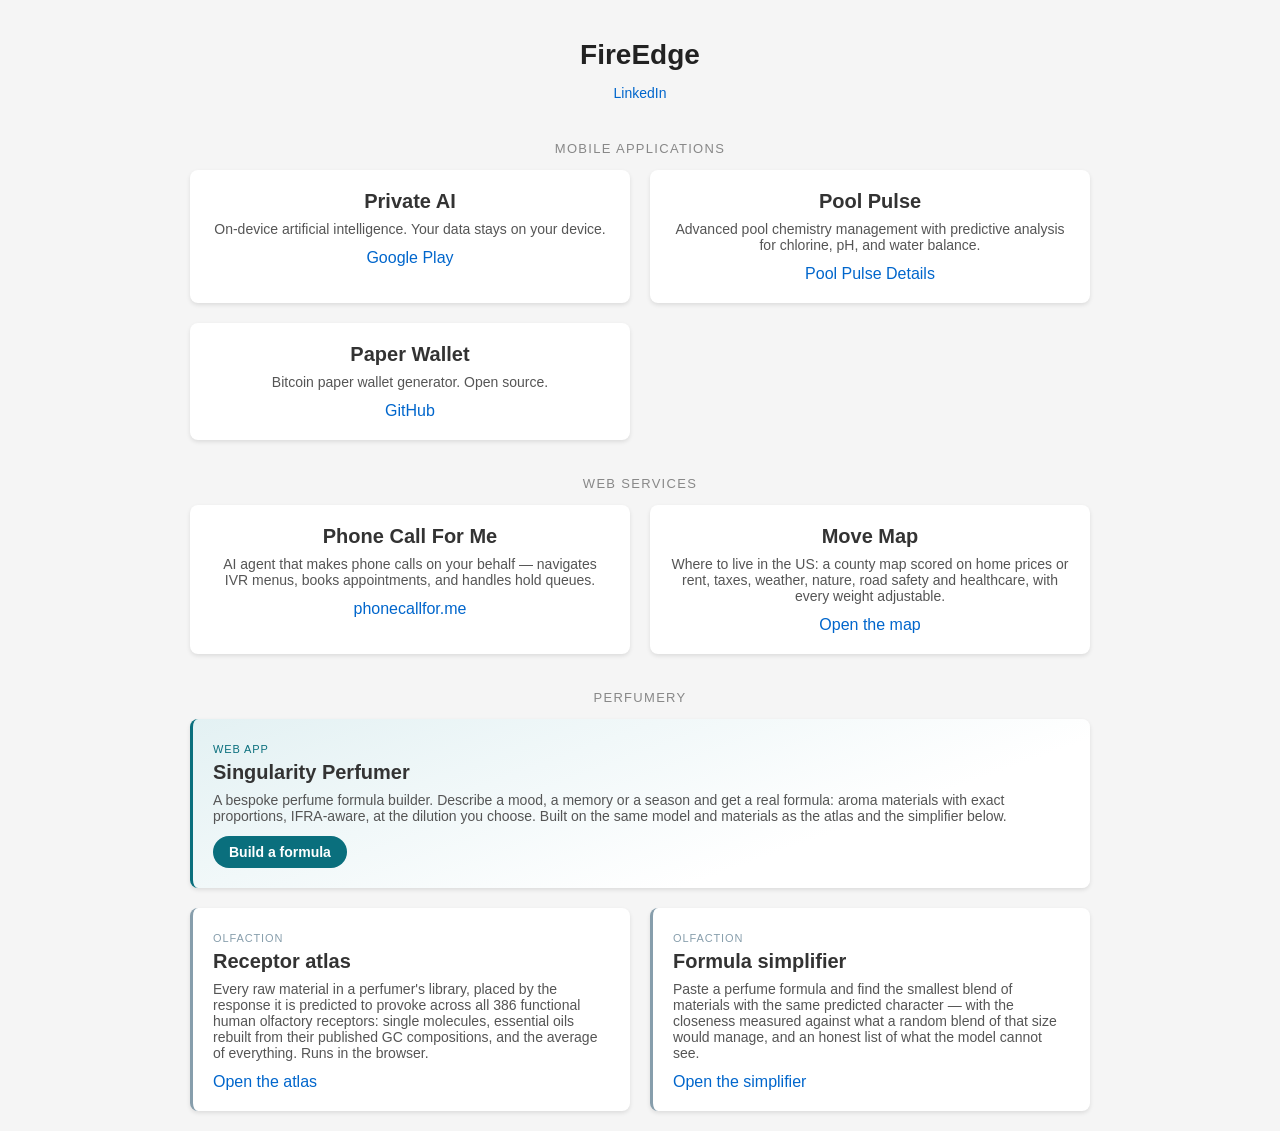
<file: index.html>
<!DOCTYPE html>
<html lang="en">
<head>
    <meta charset="UTF-8">
    <meta name="viewport" content="width=device-width, initial-scale=1.0">
    <title>FireEdge — Apps by Valentin Konovalov</title>
    <meta name="description" content="FireEdge builds Private AI (on-device AI for Android), Phone Call For Me (AI phone agent), Move Map (where to live in the US), Pool Pulse (pool chemistry), and Paper Wallet (Bitcoin), plus perfumery tools: Singularity Perfumer, a bespoke perfume formula builder, an olfactory receptor atlas and a formula simplifier.">
    <link rel="canonical" href="https://valkon.us/">
    <style>
        * {
            box-sizing: border-box;
        }
        body {
            margin: 0;
            min-height: 100vh;
            display: flex;
            flex-direction: column;
            align-items: center;
            justify-content: center;
            font-family: Verdana, Geneva, sans-serif;
            font-size: 16px;
            padding: 20px;
            background: #f5f5f5;
            color: #333;
        }
        main { width: 100%; }
        .container {
            margin: 0 auto;
            width: 100%;
            max-width: 900px;
            text-align: center;
        }
        h1 {
            font-size: 28px;
            margin-bottom: 10px;
            color: #222;
        }
        .tagline {
            font-size: 14px;
            color: #666;
            margin-bottom: 40px;
        }
        /* Two columns on anything wider than a phone; a card marked .wide
           takes the whole row. */
        .apps {
            display: grid;
            grid-template-columns: repeat(2, minmax(0, 1fr));
            gap: 20px;
        }
        .apps .wide { grid-column: 1 / -1; }
        @media (max-width: 640px) {
            .apps { grid-template-columns: minmax(0, 1fr); }
        }
        .app {
            background: white;
            padding: 20px;
            border-radius: 8px;
            box-shadow: 0 2px 4px rgba(0,0,0,0.1);
        }
        .app h3 {
            font-size: 20px;
            margin: 0 0 8px 0;
            font-weight: bold;
        }
        .section {
            font-size: 13px;
            text-transform: uppercase;
            letter-spacing: 0.1em;
            color: #888;
            font-weight: normal;
            margin: 36px 0 14px;
        }
        .section:first-of-type { margin-top: 0; }
        /* The research pages are not apps: they are read in a browser, they
           are not on a store, and they come with their own caveats. The left
           rule and the label keep that visible without a second page. */
        .app.research {
            border-left: 3px solid #879eac;
            text-align: left;
        }
        .app.research .tag {
            display: inline-block;
            font-size: 11px;
            letter-spacing: 0.08em;
            text-transform: uppercase;
            color: #879eac;
            margin-bottom: 6px;
        }
        .app.research .links { justify-content: flex-start; }
        /* The one perfumery item that is a product rather than a research
           page: same family, louder. */
        .app.research.featured {
            border-left-color: #0a6f7d;
            background: linear-gradient(160deg, #e3f1f3, #ffffff 70%);
        }
        .app.research.featured .tag { color: #0a6f7d; }
        .app .button {
            display: inline-block;
            background: #0a6f7d;
            color: #fff;
            padding: 8px 16px;
            border-radius: 999px;
            font-weight: bold;
            font-size: 14px;
        }
        .app .button:hover { text-decoration: none; background: #085a66; }
        .app p {
            margin: 0 0 12px 0;
            color: #555;
            font-size: 14px;
        }
        .app a {
            color: #0066cc;
            text-decoration: none;
        }
        .app a:hover {
            text-decoration: underline;
        }
        .links {
            display: flex;
            gap: 15px;
            justify-content: center;
            flex-wrap: wrap;
        }
        .open-source {
            margin-top: 30px;
            font-size: 14px;
            color: #666;
        }
        .open-source a {
            color: #0066cc;
            text-decoration: none;
        }
        .open-source a:hover {
            text-decoration: underline;
        }
        .profile {
            font-size: 14px;
        }
        .profile a {
            color: #0066cc;
            text-decoration: none;
        }
        .profile a:hover {
            text-decoration: underline;
        }
    </style>
</head>
<body>
<main>
    <div class="container">
        <h1>FireEdge</h1>
        <p class="tagline profile"><a href="https://www.linkedin.com/in/vkonovalov/">LinkedIn</a></p>

        <h2 class="section">Mobile Applications</h2>

        <div class="apps">
            <div class="app">
                <h3>Private AI</h3>
                <p>On-device artificial intelligence. Your data stays on your device.</p>
                <div class="links">
                    <a href="https://play.google.com/store/apps/details?id=us.valkon.privateai">Google Play</a>
                </div>
            </div>

            <div class="app">
                <h3>Pool Pulse</h3>
                <p>Advanced pool chemistry management with predictive analysis for chlorine, pH, and water balance.</p>
                <div class="links">
                    <a href="https://valkon.us/pool_pulse.html">Pool Pulse Details</a>
                </div>
            </div>

            <div class="app">
                <h3>Paper Wallet</h3>
                <p>Bitcoin paper wallet generator. Open source.</p>
                <div class="links">
                    <a href="https://github.com/ValleZ/Paper-Wallet">GitHub</a>
                </div>
            </div>
        </div>

        <h2 class="section">Web Services</h2>

        <div class="apps">
            <div class="app">
                <h3>Phone Call For Me</h3>
                <p>AI agent that makes phone calls on your behalf — navigates IVR menus, books appointments, and handles hold queues.</p>
                <div class="links">
                    <a href="https://phonecallfor.me">phonecallfor.me</a>
                </div>
            </div>

            <div class="app">
                <h3>Move Map</h3>
                <p>Where to live in the US: a county map scored on home prices or rent, taxes, weather, nature, road safety and healthcare, with every weight adjustable.</p>
                <div class="links">
                    <a href="https://valkon.us/map/">Open the map</a>
                </div>
            </div>
        </div>

        <h2 class="section">Perfumery</h2>

        <div class="apps">
            <div class="app research featured wide">
                <span class="tag">Web app</span>
                <h3>Singularity Perfumer</h3>
                <p>A bespoke perfume formula builder. Describe a mood, a memory
                    or a season and get a real formula: aroma materials with
                    exact proportions, IFRA-aware, at the dilution you choose.
                    Built on the same model and materials as the atlas and the
                    simplifier below.</p>
                <div class="links">
                    <a class="button" href="https://singularity-perfumer.com/?utm_source=valkon&amp;utm_medium=referral&amp;utm_campaign=home">Build a formula</a>
                </div>
            </div>

            <div class="app research">
                <span class="tag">Olfaction</span>
                <h3>Receptor atlas</h3>
                <p>Every raw material in a perfumer's library, placed by the
                    response it is predicted to provoke across all 386
                    functional human olfactory receptors: single
                    molecules, essential oils rebuilt from their published GC
                    compositions, and the average of everything. Runs in the
                    browser.</p>
                <div class="links">
                    <a href="https://valkon.us/molor">Open the atlas</a>
                </div>
            </div>

            <div class="app research">
                <span class="tag">Olfaction</span>
                <h3>Formula simplifier</h3>
                <p>Paste a perfume formula and find the smallest blend of
                    materials with the same predicted character — with the
                    closeness measured against what a random blend of that
                    size would manage, and an honest list of what the model
                    cannot see.</p>
                <div class="links">
                    <a href="https://valkon.us/molor/simplify">Open the simplifier</a>
                </div>
            </div>
        </div>
    </div>
</main>
</body>
</html>
</file>
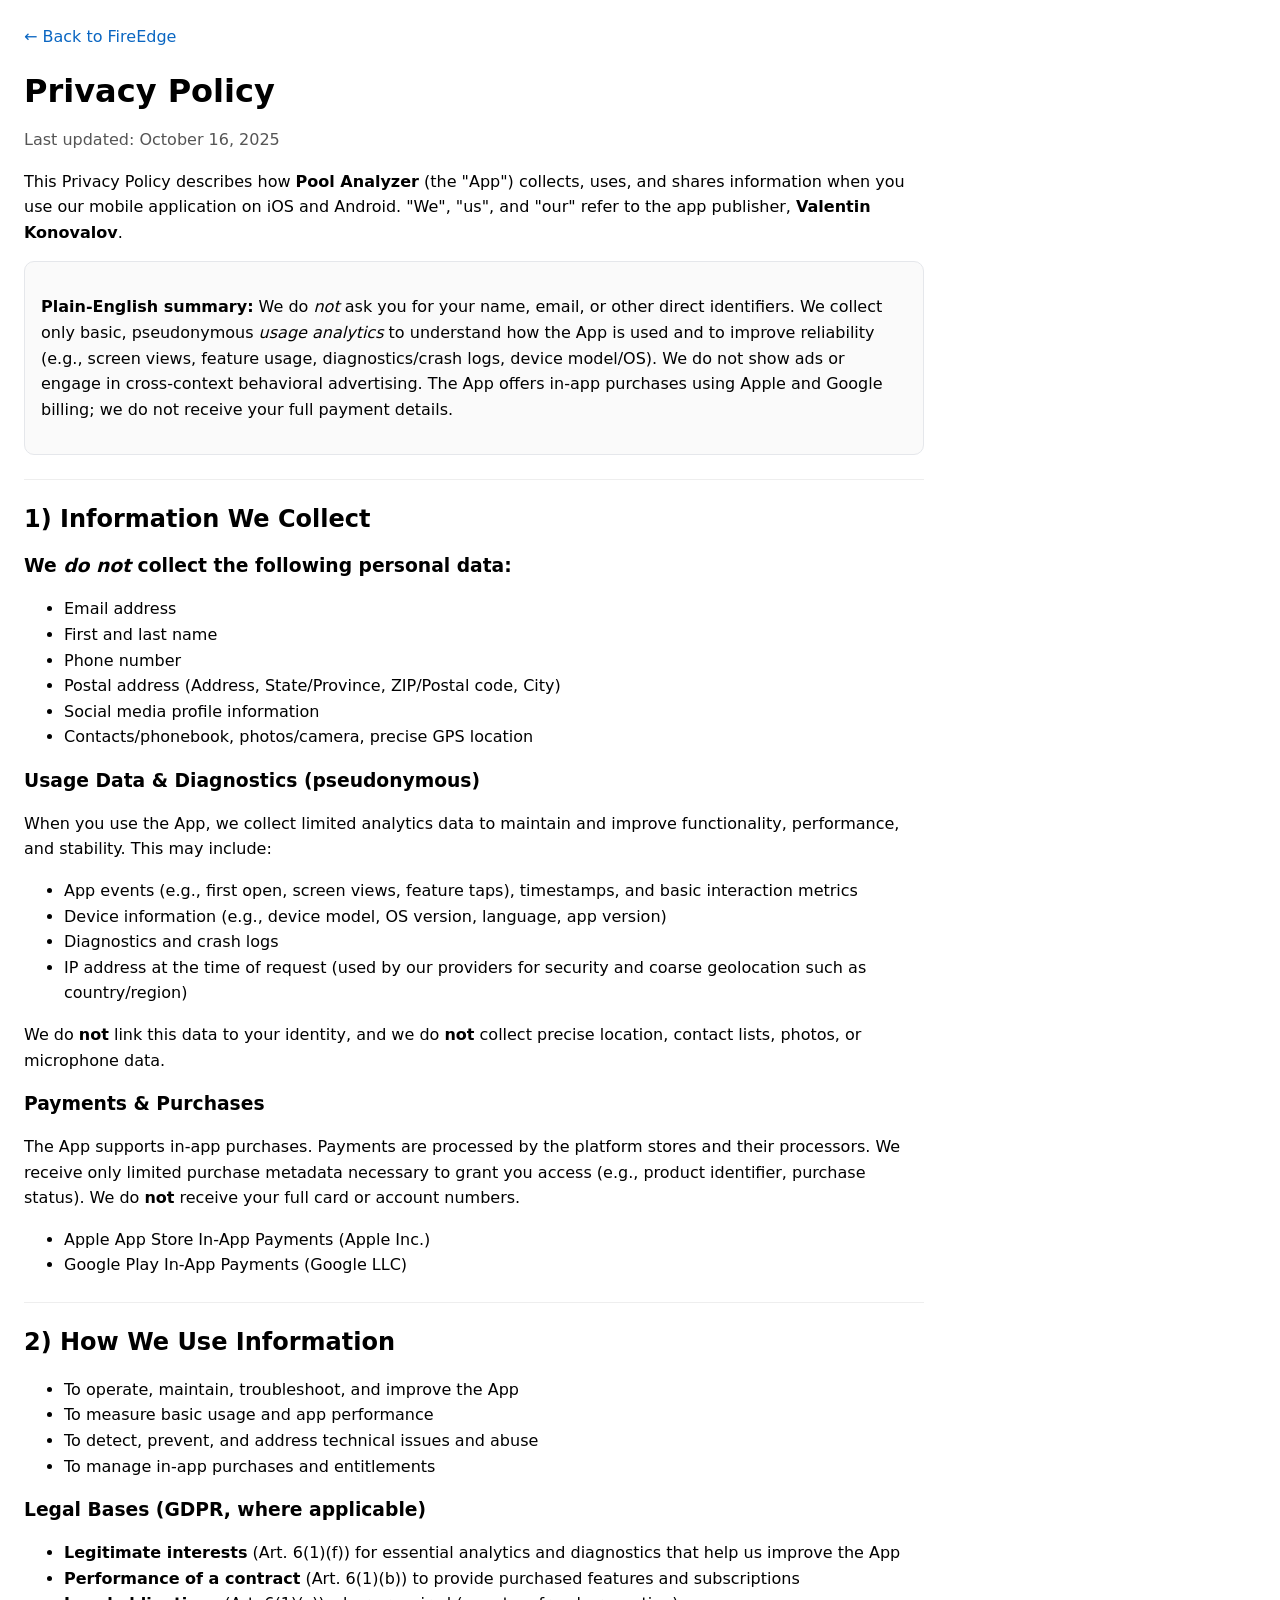
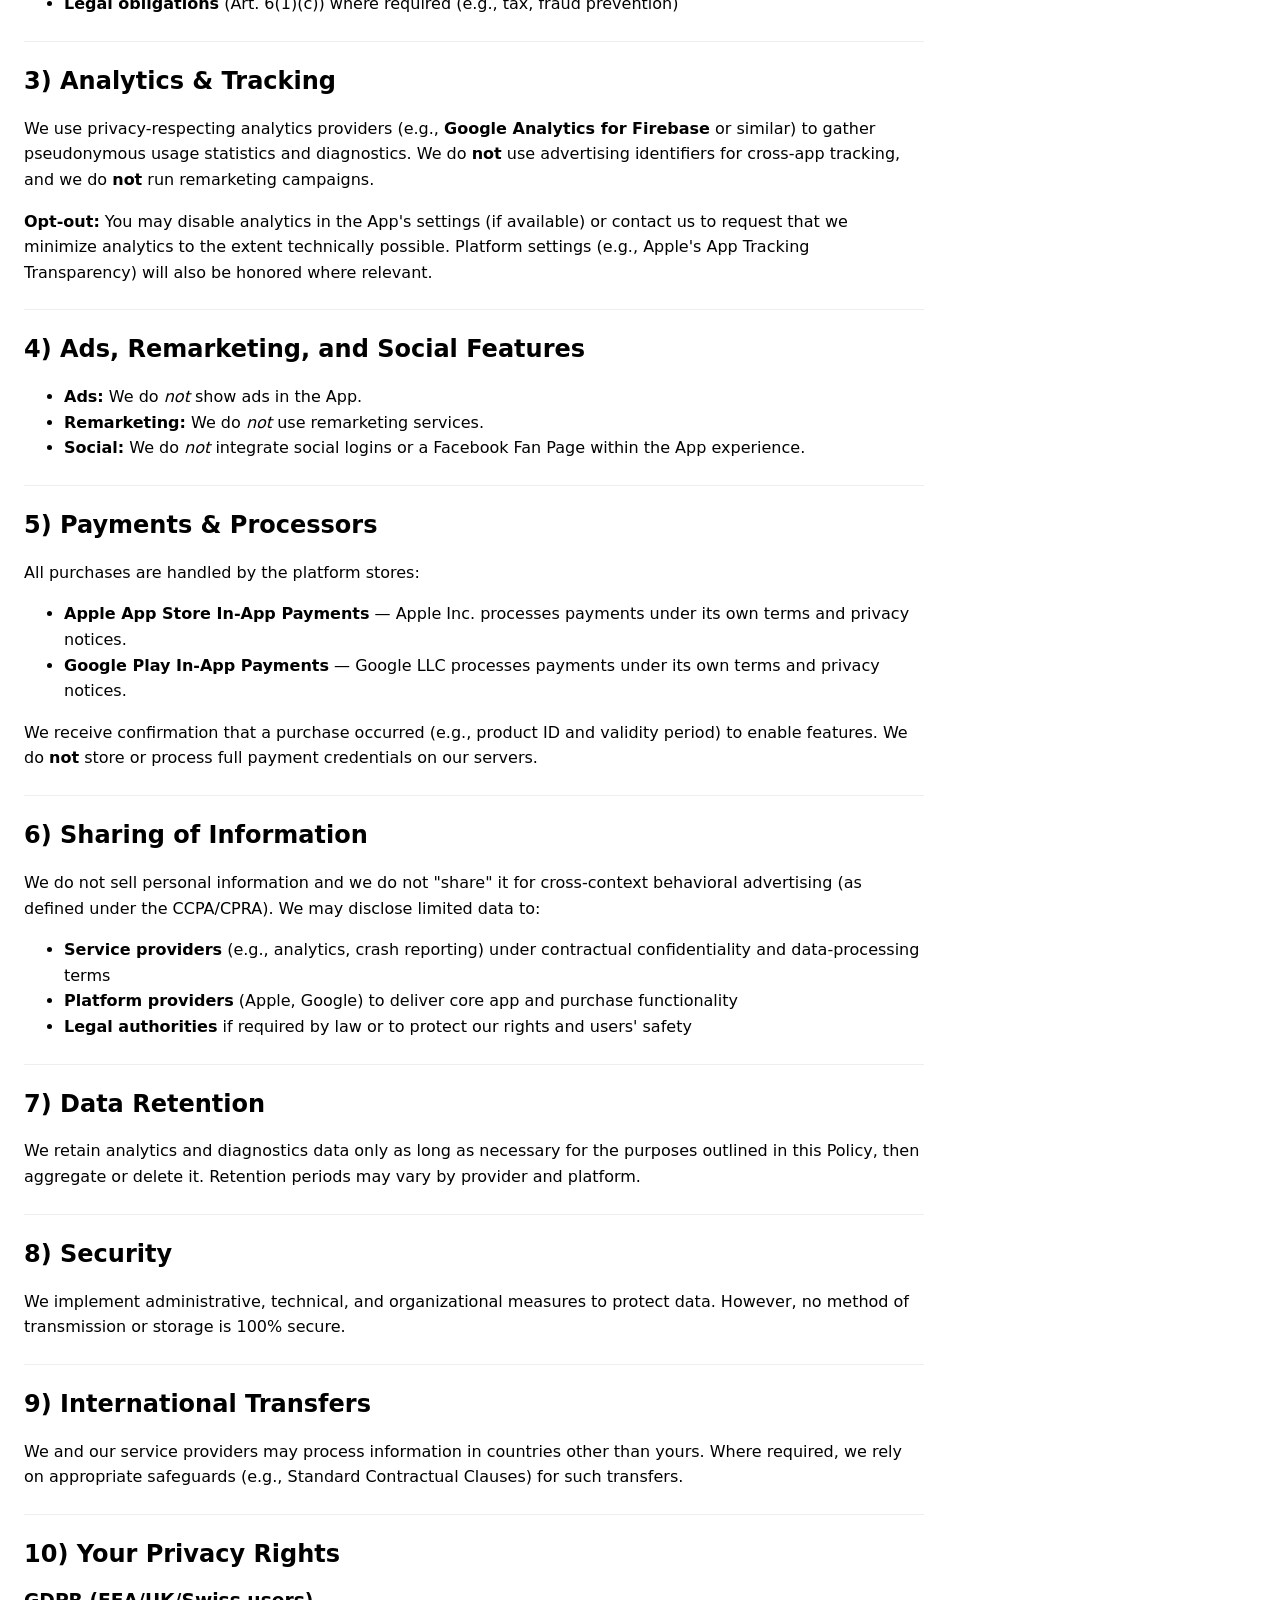
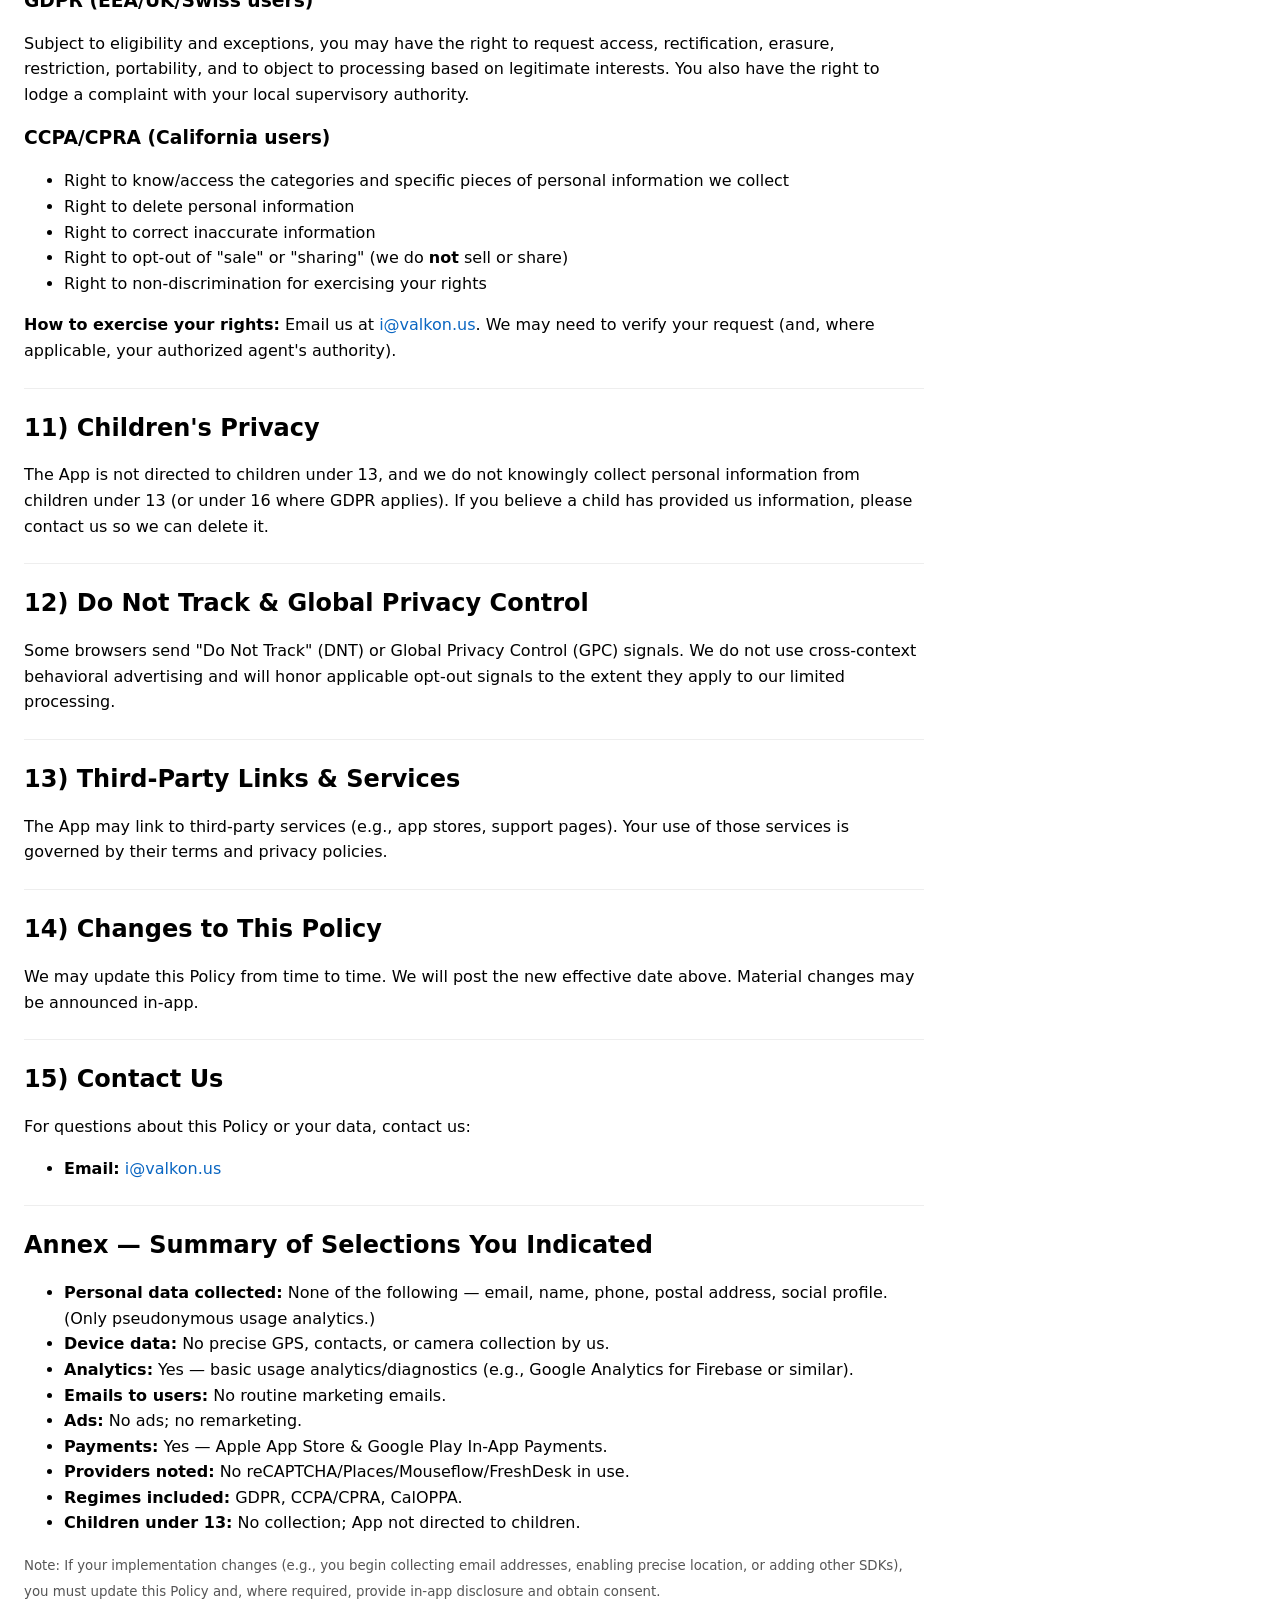
<file: pool_pulse_privacy_policy.html>
<!DOCTYPE html>

<html lang="en">
<head>
    <meta charset="utf-8" />
    <meta name="viewport" content="width=device-width, initial-scale=1" />
    <title>Privacy Policy — Pool Analyzer</title>
    <style>
        body{font-family:system-ui,-apple-system,Segoe UI,Roboto,Helvetica,Arial,sans-serif;line-height:1.6;margin:24px;max-width:900px}
        h1,h2,h3{line-height:1.25}
        h1{margin-bottom:0}
        .muted{color:#555}
        a{color:#0a66c2;text-decoration:none}
        a:hover{text-decoration:underline}
        code{background:#f6f8fa;padding:0 4px;border-radius:4px}
        ul{margin-top:0}
        .box{border:1px solid #e5e7eb;border-radius:10px;padding:16px;background:#fafafa}
        hr{border:0;border-top:1px solid #eee;margin:24px 0}
        small{color:#555}
        .home-link{margin-bottom:16px;display:block}
    </style>
</head>
<body>

<a href="https://valkon.us/" class="home-link">← Back to FireEdge</a>

<h1>Privacy Policy</h1>
<p class="muted">Last updated: October 16, 2025</p>

<p>This Privacy Policy describes how <strong>Pool Analyzer</strong> (the "App") collects, uses, and shares information when you use our mobile application on iOS and Android. "We", "us", and "our" refer to the app publisher, <strong>Valentin Konovalov</strong>.</p>

<div class="box">
    <p><strong>Plain-English summary:</strong> We do <em>not</em> ask you for your name, email, or other direct identifiers. We collect only basic, pseudonymous <em>usage analytics</em> to understand how the App is used and to improve reliability (e.g., screen views, feature usage, diagnostics/crash logs, device model/OS). We do not show ads or engage in cross-context behavioral advertising. The App offers in-app purchases using Apple and Google billing; we do not receive your full payment details.</p>
</div>

<hr>

<h2>1) Information We Collect</h2>

<h3>We <em>do not</em> collect the following personal data:</h3>
<ul>
    <li>Email address</li>
    <li>First and last name</li>
    <li>Phone number</li>
    <li>Postal address (Address, State/Province, ZIP/Postal code, City)</li>
    <li>Social media profile information</li>
    <li>Contacts/phonebook, photos/camera, precise GPS location</li>
</ul>

<h3>Usage Data &amp; Diagnostics (pseudonymous)</h3>
<p>When you use the App, we collect limited analytics data to maintain and improve functionality, performance, and stability. This may include:</p>
<ul>
    <li>App events (e.g., first open, screen views, feature taps), timestamps, and basic interaction metrics</li>
    <li>Device information (e.g., device model, OS version, language, app version)</li>
    <li>Diagnostics and crash logs</li>
    <li>IP address at the time of request (used by our providers for security and coarse geolocation such as country/region)</li>
</ul>
<p>We do <strong>not</strong> link this data to your identity, and we do <strong>not</strong> collect precise location, contact lists, photos, or microphone data.</p>

<h3>Payments &amp; Purchases</h3>
<p>The App supports in-app purchases. Payments are processed by the platform stores and their processors. We receive only limited purchase metadata necessary to grant you access (e.g., product identifier, purchase status). We do <strong>not</strong> receive your full card or account numbers.</p>
<ul>
    <li>Apple App Store In-App Payments (Apple Inc.)</li>
    <li>Google Play In-App Payments (Google LLC)</li>
</ul>

<hr>

<h2>2) How We Use Information</h2>
<ul>
    <li>To operate, maintain, troubleshoot, and improve the App</li>
    <li>To measure basic usage and app performance</li>
    <li>To detect, prevent, and address technical issues and abuse</li>
    <li>To manage in-app purchases and entitlements</li>
</ul>

<h3>Legal Bases (GDPR, where applicable)</h3>
<ul>
    <li><strong>Legitimate interests</strong> (Art. 6(1)(f)) for essential analytics and diagnostics that help us improve the App</li>
    <li><strong>Performance of a contract</strong> (Art. 6(1)(b)) to provide purchased features and subscriptions</li>
    <li><strong>Legal obligations</strong> (Art. 6(1)(c)) where required (e.g., tax, fraud prevention)</li>
</ul>

<hr>

<h2>3) Analytics &amp; Tracking</h2>
<p>We use privacy-respecting analytics providers (e.g., <strong>Google Analytics for Firebase</strong> or similar) to gather pseudonymous usage statistics and diagnostics. We do <strong>not</strong> use advertising identifiers for cross-app tracking, and we do <strong>not</strong> run remarketing campaigns.</p>

<p><strong>Opt-out:</strong> You may disable analytics in the App's settings (if available) or contact us to request that we minimize analytics to the extent technically possible. Platform settings (e.g., Apple's App Tracking Transparency) will also be honored where relevant.</p>

<hr>

<h2>4) Ads, Remarketing, and Social Features</h2>
<ul>
    <li><strong>Ads:</strong> We do <em>not</em> show ads in the App.</li>
    <li><strong>Remarketing:</strong> We do <em>not</em> use remarketing services.</li>
    <li><strong>Social:</strong> We do <em>not</em> integrate social logins or a Facebook Fan Page within the App experience.</li>
</ul>

<hr>

<h2>5) Payments &amp; Processors</h2>
<p>All purchases are handled by the platform stores:</p>
<ul>
    <li><strong>Apple App Store In-App Payments</strong> — Apple Inc. processes payments under its own terms and privacy notices.</li>
    <li><strong>Google Play In-App Payments</strong> — Google LLC processes payments under its own terms and privacy notices.</li>
</ul>
<p>We receive confirmation that a purchase occurred (e.g., product ID and validity period) to enable features. We do <strong>not</strong> store or process full payment credentials on our servers.</p>

<hr>

<h2>6) Sharing of Information</h2>
<p>We do not sell personal information and we do not "share" it for cross-context behavioral advertising (as defined under the CCPA/CPRA). We may disclose limited data to:</p>
<ul>
    <li><strong>Service providers</strong> (e.g., analytics, crash reporting) under contractual confidentiality and data-processing terms</li>
    <li><strong>Platform providers</strong> (Apple, Google) to deliver core app and purchase functionality</li>
    <li><strong>Legal authorities</strong> if required by law or to protect our rights and users' safety</li>
</ul>

<hr>

<h2>7) Data Retention</h2>
<p>We retain analytics and diagnostics data only as long as necessary for the purposes outlined in this Policy, then aggregate or delete it. Retention periods may vary by provider and platform.</p>

<hr>

<h2>8) Security</h2>
<p>We implement administrative, technical, and organizational measures to protect data. However, no method of transmission or storage is 100% secure.</p>

<hr>

<h2>9) International Transfers</h2>
<p>We and our service providers may process information in countries other than yours. Where required, we rely on appropriate safeguards (e.g., Standard Contractual Clauses) for such transfers.</p>

<hr>

<h2>10) Your Privacy Rights</h2>

<h3>GDPR (EEA/UK/Swiss users)</h3>
<p>Subject to eligibility and exceptions, you may have the right to request access, rectification, erasure, restriction, portability, and to object to processing based on legitimate interests. You also have the right to lodge a complaint with your local supervisory authority.</p>

<h3>CCPA/CPRA (California users)</h3>
<ul>
    <li>Right to know/access the categories and specific pieces of personal information we collect</li>
    <li>Right to delete personal information</li>
    <li>Right to correct inaccurate information</li>
    <li>Right to opt-out of "sale" or "sharing" (we do <strong>not</strong> sell or share)</li>
    <li>Right to non-discrimination for exercising your rights</li>
</ul>

<p><strong>How to exercise your rights:</strong> Email us at <a href="mailto:i@valkon.us">i@valkon.us</a>. We may need to verify your request (and, where applicable, your authorized agent's authority).</p>

<hr>

<h2>11) Children's Privacy</h2>
<p>The App is not directed to children under 13, and we do not knowingly collect personal information from children under 13 (or under 16 where GDPR applies). If you believe a child has provided us information, please contact us so we can delete it.</p>

<hr>

<h2>12) Do Not Track &amp; Global Privacy Control</h2>
<p>Some browsers send "Do Not Track" (DNT) or Global Privacy Control (GPC) signals. We do not use cross-context behavioral advertising and will honor applicable opt-out signals to the extent they apply to our limited processing.</p>

<hr>

<h2>13) Third-Party Links &amp; Services</h2>
<p>The App may link to third-party services (e.g., app stores, support pages). Your use of those services is governed by their terms and privacy policies.</p>

<hr>

<h2>14) Changes to This Policy</h2>
<p>We may update this Policy from time to time. We will post the new effective date above. Material changes may be announced in-app.</p>

<hr>

<h2>15) Contact Us</h2>
<p>For questions about this Policy or your data, contact us:</p>
<ul>
    <li><strong>Email:</strong> <a href="mailto:i@valkon.us">i@valkon.us</a></li>
</ul>

<hr>

<h2>Annex — Summary of Selections You Indicated</h2>
<ul>
    <li><strong>Personal data collected:</strong> None of the following — email, name, phone, postal address, social profile. (Only pseudonymous usage analytics.)</li>
    <li><strong>Device data:</strong> No precise GPS, contacts, or camera collection by us.</li>
    <li><strong>Analytics:</strong> Yes — basic usage analytics/diagnostics (e.g., Google Analytics for Firebase or similar).</li>
    <li><strong>Emails to users:</strong> No routine marketing emails.</li>
    <li><strong>Ads:</strong> No ads; no remarketing.</li>
    <li><strong>Payments:</strong> Yes — Apple App Store &amp; Google Play In-App Payments.</li>
    <li><strong>Providers noted:</strong> No reCAPTCHA/Places/Mouseflow/FreshDesk in use.</li>
    <li><strong>Regimes included:</strong> GDPR, CCPA/CPRA, CalOPPA.</li>
    <li><strong>Children under 13:</strong> No collection; App not directed to children.</li>
</ul>

<p><small>Note: If your implementation changes (e.g., you begin collecting email addresses, enabling precise location, or adding other SDKs), you must update this Policy and, where required, provide in-app disclosure and obtain consent.</small></p>

</body>
</html>
</file>
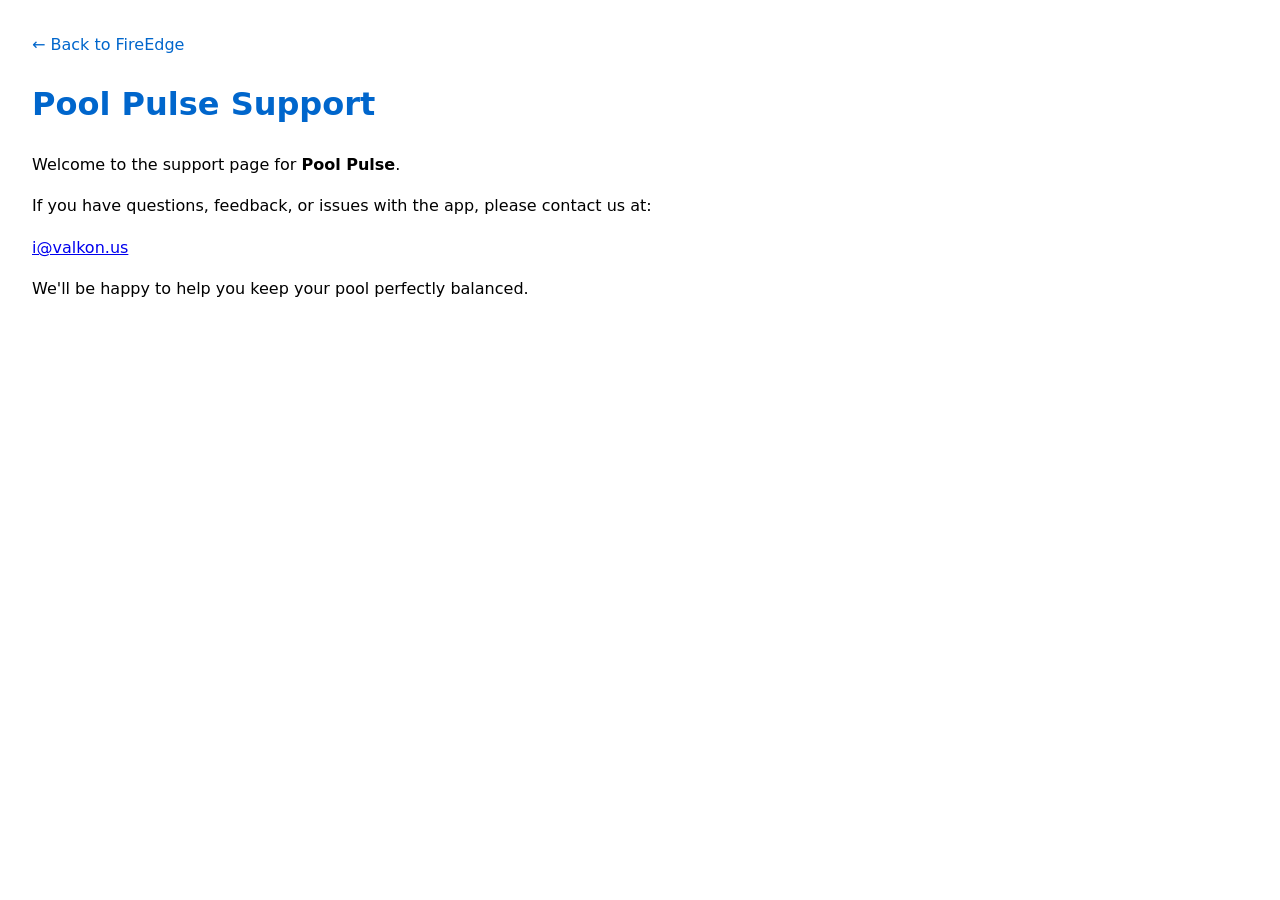
<file: pool_pulse_support.html>
<!DOCTYPE html>
<html lang="en">
<head>
    <meta charset="UTF-8">
    <meta name="viewport" content="width=device-width, initial-scale=1.0">
    <title>Pool Pulse Support</title>
    <style>
        body { font-family: system-ui, sans-serif; margin: 2rem; line-height: 1.6; }
        h1 { color: #0066cc; }
        .home-link { margin-bottom: 1rem; display: block; color: #0066cc; text-decoration: none; }
        .home-link:hover { text-decoration: underline; }
    </style>
</head>
<body>
<a href="https://valkon.us/" class="home-link">← Back to FireEdge</a>

<h1>Pool Pulse Support</h1>
<p>Welcome to the support page for <strong>Pool Pulse</strong>.</p>
<p>If you have questions, feedback, or issues with the app, please contact us at:</p>
<p><a href="mailto:i@valkon.us">i@valkon.us</a></p>
<p>We'll be happy to help you keep your pool perfectly balanced.</p>
</body>
</html>
</file>
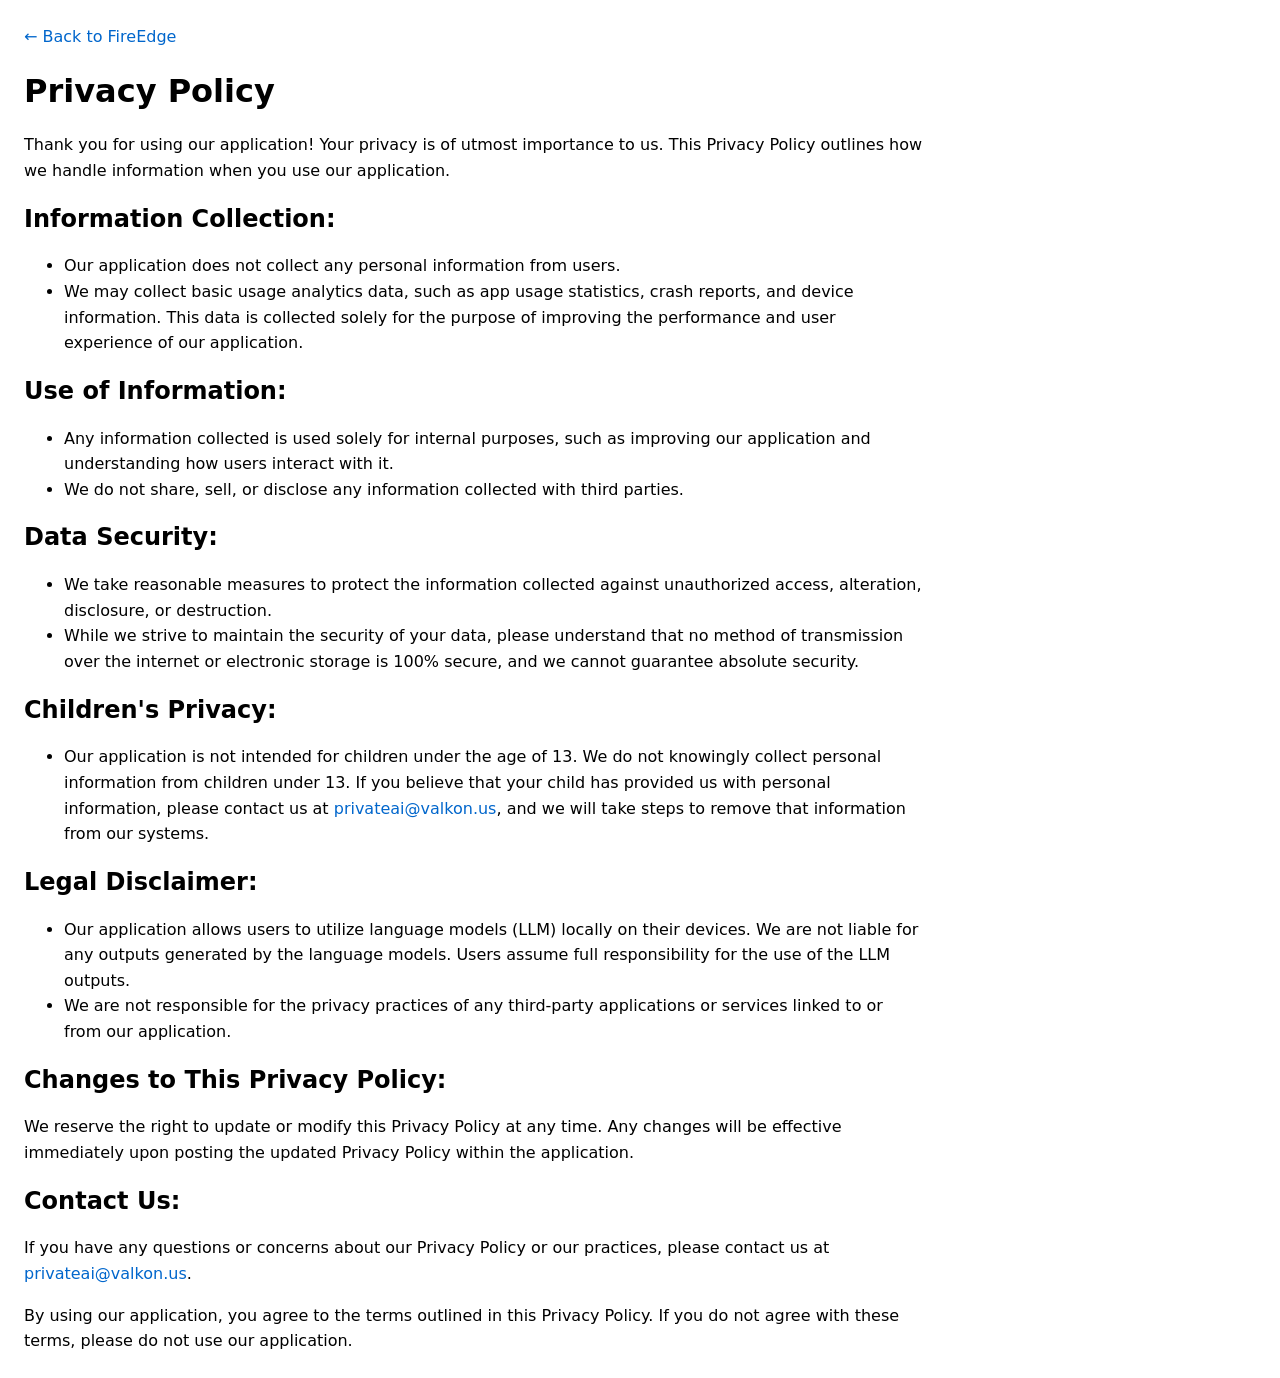
<file: privateai_privacy_policy.html>
<!DOCTYPE html>
<html lang="en">
<head>
    <meta charset="UTF-8">
    <meta name="viewport" content="width=device-width, initial-scale=1.0">
    <title>Privacy Policy — PrivateAI</title>
    <style>
        body {
            font-family: system-ui, -apple-system, Segoe UI, Roboto, Helvetica, Arial, sans-serif;
            line-height: 1.6;
            margin: 24px;
            max-width: 900px;
        }
        h1, h2 { line-height: 1.25; }
        a { color: #0066cc; text-decoration: none; }
        a:hover { text-decoration: underline; }
        .home-link { margin-bottom: 16px; display: block; }
    </style>
</head>
<body>

<a href="https://valkon.us/" class="home-link">← Back to FireEdge</a>

<h1>Privacy Policy</h1>

<p>Thank you for using our application! Your privacy is of utmost importance to us. This Privacy Policy outlines how we handle information when you use our application.</p>

<h2>Information Collection:</h2>
<ul>
    <li>Our application does not collect any personal information from users.</li>
    <li>We may collect basic usage analytics data, such as app usage statistics, crash reports, and device information. This data is collected solely for the purpose of improving the performance and user experience of our application.</li>
</ul>

<h2>Use of Information:</h2>
<ul>
    <li>Any information collected is used solely for internal purposes, such as improving our application and understanding how users interact with it.</li>
    <li>We do not share, sell, or disclose any information collected with third parties.</li>
</ul>

<h2>Data Security:</h2>
<ul>
    <li>We take reasonable measures to protect the information collected against unauthorized access, alteration, disclosure, or destruction.</li>
    <li>While we strive to maintain the security of your data, please understand that no method of transmission over the internet or electronic storage is 100% secure, and we cannot guarantee absolute security.</li>
</ul>

<h2>Children's Privacy:</h2>
<ul>
    <li>Our application is not intended for children under the age of 13. We do not knowingly collect personal information from children under 13. If you believe that your child has provided us with personal information, please contact us at <a href="mailto:privateai@valkon.us">privateai@valkon.us</a>, and we will take steps to remove that information from our systems.</li>
</ul>

<h2>Legal Disclaimer:</h2>
<ul>
    <li>Our application allows users to utilize language models (LLM) locally on their devices. We are not liable for any outputs generated by the language models. Users assume full responsibility for the use of the LLM outputs.</li>
    <li>We are not responsible for the privacy practices of any third-party applications or services linked to or from our application.</li>
</ul>

<h2>Changes to This Privacy Policy:</h2>
<p>We reserve the right to update or modify this Privacy Policy at any time. Any changes will be effective immediately upon posting the updated Privacy Policy within the application.</p>

<h2>Contact Us:</h2>
<p>If you have any questions or concerns about our Privacy Policy or our practices, please contact us at <a href="mailto:privateai@valkon.us">privateai@valkon.us</a>.</p>

<p>By using our application, you agree to the terms outlined in this Privacy Policy. If you do not agree with these terms, please do not use our application.</p>

</body>
</html>
</file>
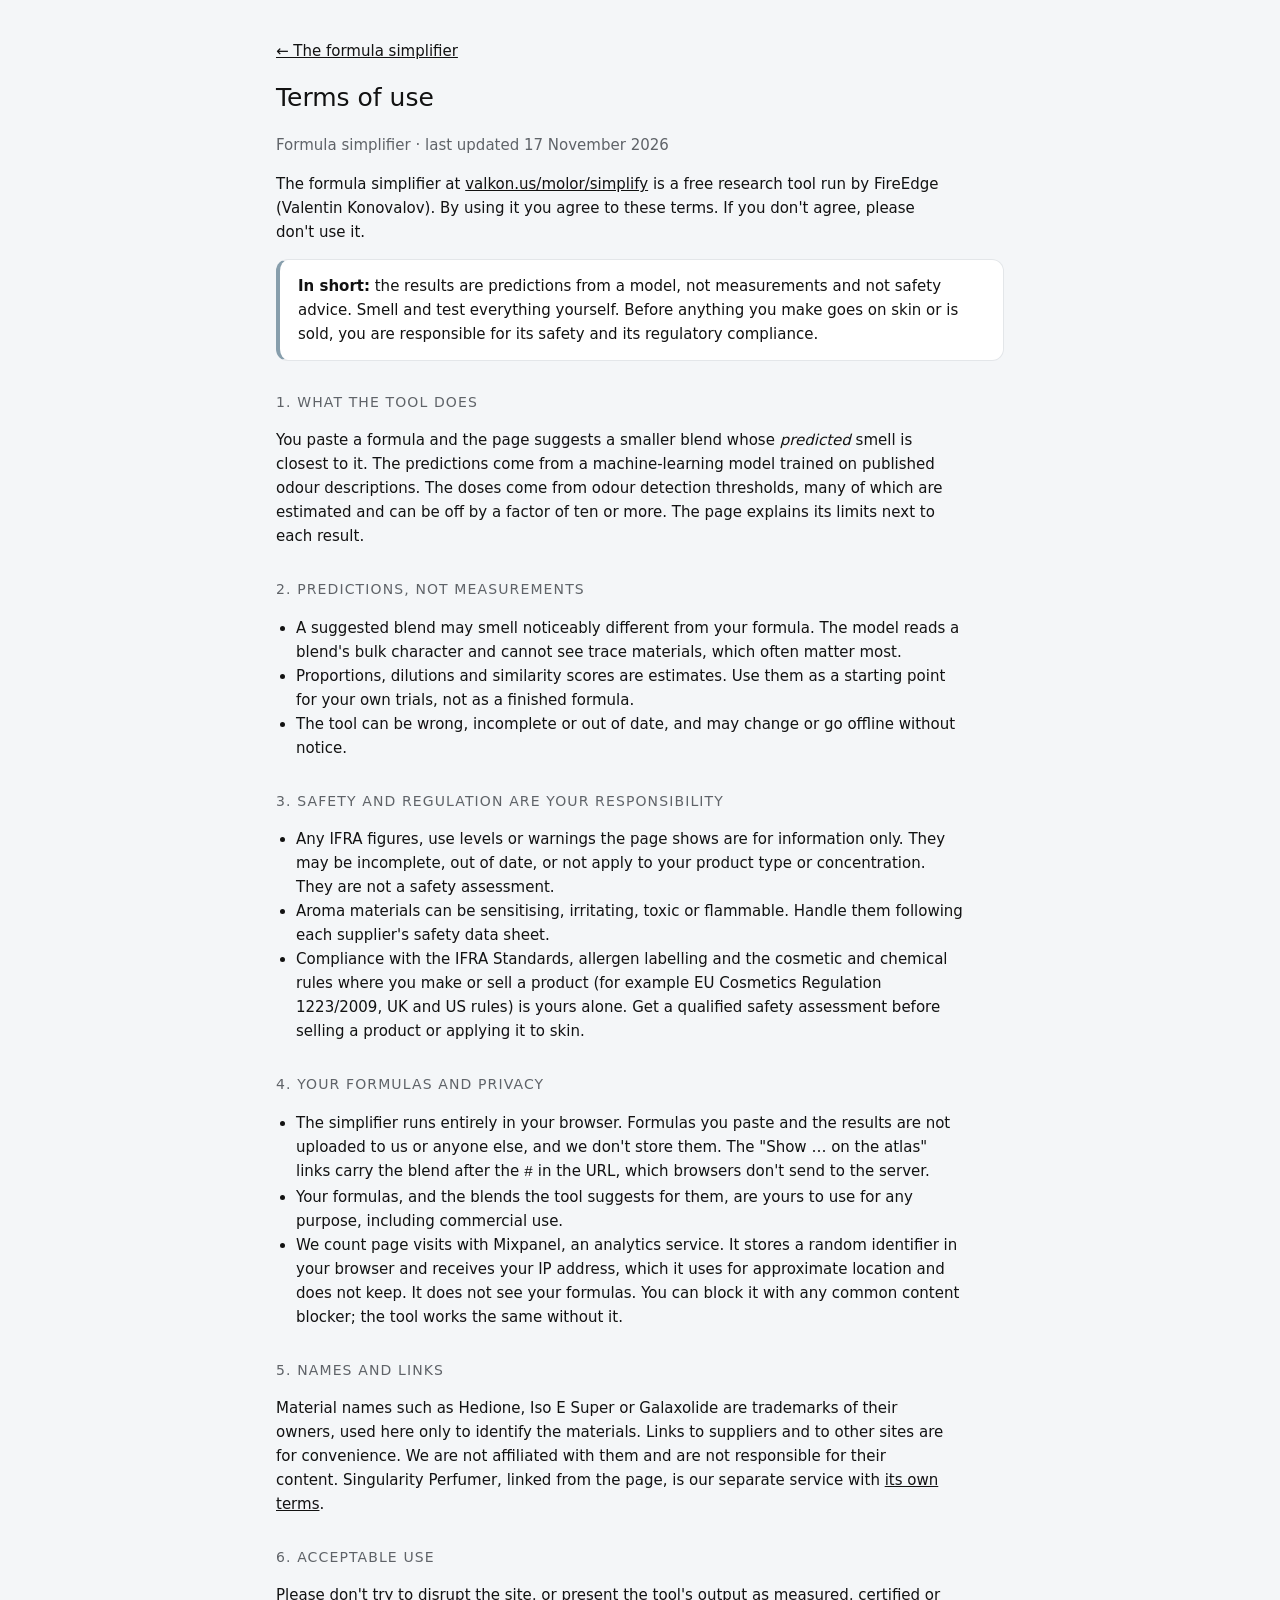
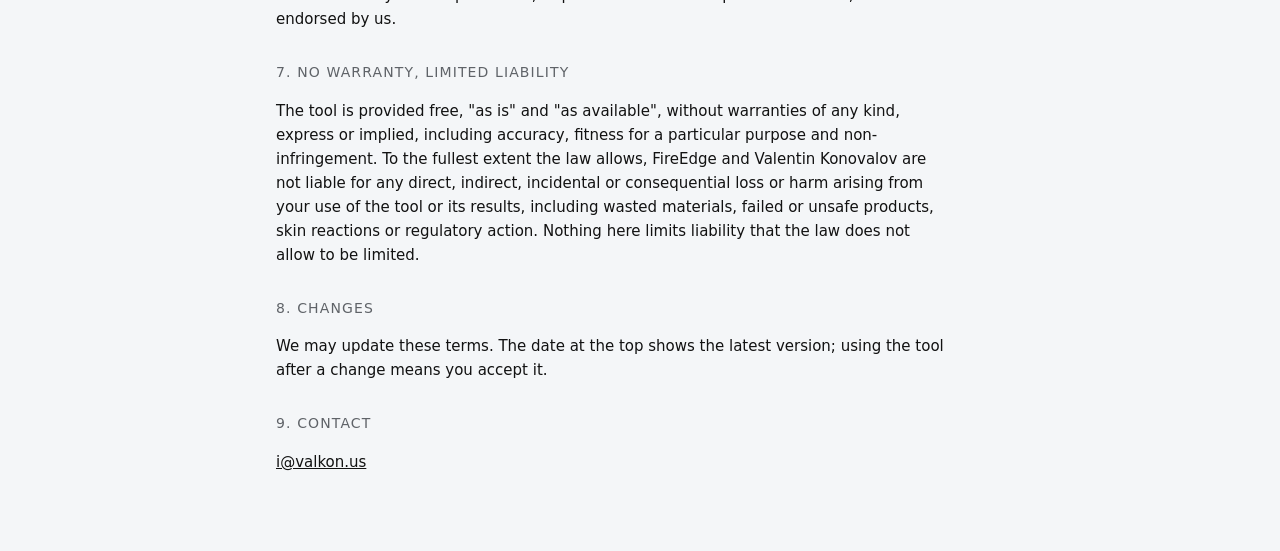
<file: molor/simplify/terms.html>
<!doctype html>
<html lang="en">
<head>
<meta charset="utf-8">
<meta name="viewport" content="width=device-width, initial-scale=1">
<title>Simplifier Terms of Use</title>
<meta name="description" content="Terms of use for the formula simplifier: a free research tool whose results are predictions, not safety or regulatory advice.">
<link rel="canonical" href="https://valkon.us/molor/simplify/terms.html">
<style>
  :root {
    --bg: #f4f6f8; --surface: #ffffff; --fg: #121212; --muted: #5f6368;
    --line: #e3e6e9; --chart: #879eac;
  }
  @media (prefers-color-scheme: dark) {
    :root:not([data-theme="light"]) {
      --bg: #0f0f10; --surface: #1a1b1c; --fg: #ededed; --muted: #9aa0a6; --line: #2e2e2e;
    }
  }
  :root[data-theme="dark"] {
    --bg: #0f0f10; --surface: #1a1b1c; --fg: #ededed; --muted: #9aa0a6; --line: #2e2e2e;
  }
  * { box-sizing: border-box; }
  body {
    margin: 0; background: var(--bg); color: var(--fg);
    font-family: system-ui, -apple-system, "Segoe UI", Helvetica, Arial, sans-serif;
    font-size: 15px; line-height: 1.6;
  }
  .wrap { max-width: 760px; margin: 0 auto; padding: 24px 16px 64px; }
  h1 { font-size: 25px; font-weight: 400; margin: 0 0 4px; }
  h2 {
    font-size: 14px; font-weight: 500; margin: 30px 0 8px; text-transform: uppercase;
    letter-spacing: 0.08em; color: var(--muted);
  }
  p, li { max-width: 70ch; }
  ul { padding-left: 20px; }
  .muted { color: var(--muted); }
  .box {
    background: var(--surface); border: 1px solid var(--line);
    border-left: 4px solid var(--chart); border-radius: 12px; padding: 14px 18px;
  }
  a { color: var(--fg); }
</style>
</head>
<body>
<div class="wrap">
  <p><a href="https://valkon.us/molor/simplify/">&#8592; The formula simplifier</a></p>
  <h1>Terms of use</h1>
  <p class="muted">Formula simplifier &middot; last updated 17 November 2026</p>

  <p>The formula simplifier at <a href="https://valkon.us/molor/simplify/">valkon.us/molor/simplify</a>
    is a free research tool run by FireEdge (Valentin Konovalov). By using it
    you agree to these terms. If you don't agree, please don't use it.</p>

  <div class="box">
    <p style="margin:0"><strong>In short:</strong> the results are predictions from a model,
      not measurements and not safety advice. Smell and test everything yourself.
      Before anything you make goes on skin or is sold, you are responsible for
      its safety and its regulatory compliance.</p>
  </div>

  <h2>1. What the tool does</h2>
  <p>You paste a formula and the page suggests a smaller blend whose
    <em>predicted</em> smell is closest to it. The predictions come from a
    machine-learning model trained on published odour descriptions. The doses
    come from odour detection thresholds, many of which are estimated and can be
    off by a factor of ten or more. The page explains its limits next to each result.</p>

  <h2>2. Predictions, not measurements</h2>
  <ul>
    <li>A suggested blend may smell noticeably different from your formula. The
      model reads a blend's bulk character and cannot see trace materials, which
      often matter most.</li>
    <li>Proportions, dilutions and similarity scores are estimates. Use them as a
      starting point for your own trials, not as a finished formula.</li>
    <li>The tool can be wrong, incomplete or out of date, and may change or go
      offline without notice.</li>
  </ul>

  <h2>3. Safety and regulation are your responsibility</h2>
  <ul>
    <li>Any IFRA figures, use levels or warnings the page shows are for information
      only. They may be incomplete, out of date, or not apply to your product type
      or concentration. They are not a safety assessment.</li>
    <li>Aroma materials can be sensitising, irritating, toxic or flammable. Handle
      them following each supplier's safety data sheet.</li>
    <li>Compliance with the IFRA Standards, allergen labelling and the cosmetic and
      chemical rules where you make or sell a product (for example EU Cosmetics
      Regulation 1223/2009, UK and US rules) is yours alone. Get a qualified safety
      assessment before selling a product or applying it to skin.</li>
  </ul>

  <h2>4. Your formulas and privacy</h2>
  <ul>
    <li>The simplifier runs entirely in your browser. Formulas you paste and the
      results are not uploaded to us or anyone else, and we don't store them.
      The "Show … on the atlas" links carry the blend after the <code>#</code> in the
      URL, which browsers don't send to the server.</li>
    <li>Your formulas, and the blends the tool suggests for them, are yours to use
      for any purpose, including commercial use.</li>
    <li>We count page visits with Mixpanel, an analytics service. It stores a
      random identifier in your browser and receives your IP address, which it
      uses for approximate location and does not keep. It does not see your
      formulas. You can block it with any common content blocker; the tool works
      the same without it.</li>
  </ul>

  <h2>5. Names and links</h2>
  <p>Material names such as Hedione, Iso E Super or Galaxolide are trademarks of
    their owners, used here only to identify the materials. Links to suppliers and
    to other sites are for convenience. We are not affiliated with them and are not
    responsible for their content. Singularity Perfumer, linked from the page, is
    our separate service with <a href="https://singularity-perfumer.com/terms">its own terms</a>.</p>

  <h2>6. Acceptable use</h2>
  <p>Please don't try to disrupt the site, or present the tool's output as
    measured, certified or endorsed by us.</p>

  <h2>7. No warranty, limited liability</h2>
  <p>The tool is provided free, "as is" and "as available", without warranties of
    any kind, express or implied, including accuracy, fitness for a particular
    purpose and non-infringement. To the fullest extent the law allows, FireEdge
    and Valentin Konovalov are not liable for any direct, indirect, incidental or
    consequential loss or harm arising from your use of the tool or its results,
    including wasted materials, failed or unsafe products, skin reactions or
    regulatory action. Nothing here limits liability that the law does not allow
    to be limited.</p>

  <h2>8. Changes</h2>
  <p>We may update these terms. The date at the top shows the latest version;
    using the tool after a change means you accept it.</p>

  <h2>9. Contact</h2>
  <p><a href="mailto:i@valkon.us">i@valkon.us</a></p>
</div>
</body>
</html>
</file>
